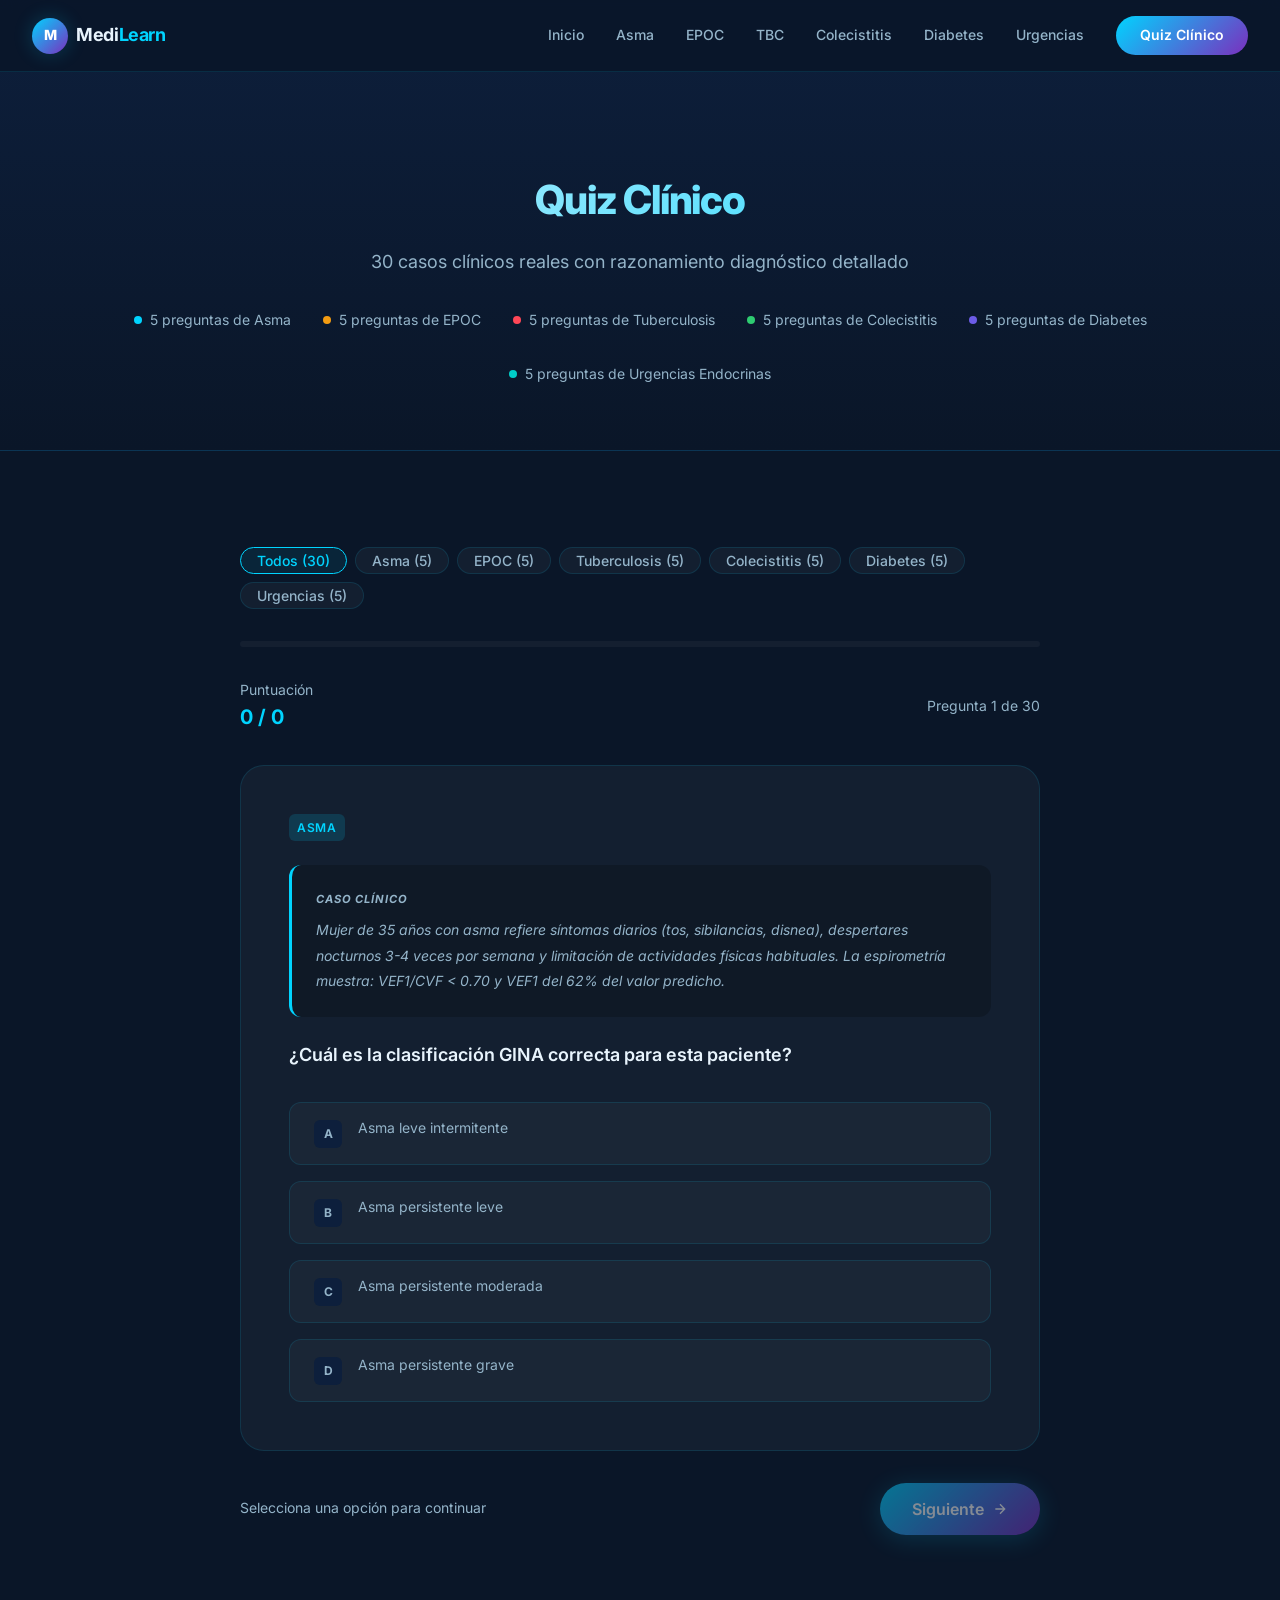
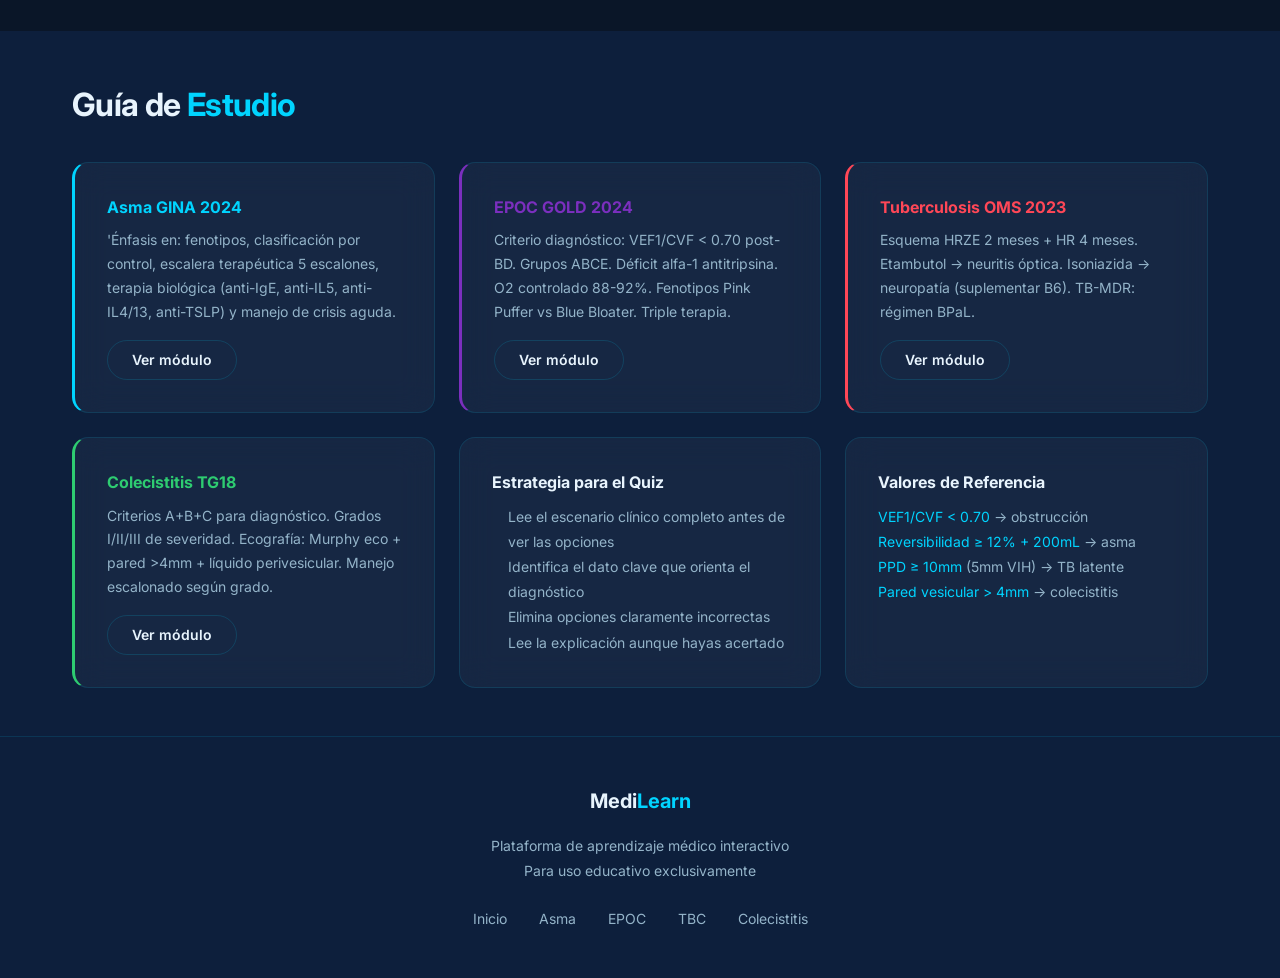
<file: quiz.html>
<!DOCTYPE html>
<html lang="es">
<head>
  <meta charset="UTF-8" />
  <meta name="viewport" content="width=device-width, initial-scale=1.0" />
  <meta name="description" content="Quiz Clínico — 20 casos clínicos de Asma, EPOC, Tuberculosis y Colecistitis. Feedback inmediato con explicaciones detalladas. MediLearn." />
  <title>Quiz Clínico — MediLearn</title>
  <link rel="preconnect" href="https://fonts.googleapis.com" />
  <link rel="preconnect" href="https://fonts.gstatic.com" crossorigin />
  <link href="https://fonts.googleapis.com/css2?family=Inter:wght@300;400;500;600;700;800&display=swap" rel="stylesheet" />
  <link rel="stylesheet" href="css/style.css" />
  <link rel="stylesheet" href="css/animations.css" />
  <style>
    .quiz-hero { padding: calc(72px + var(--space-4xl)) var(--space-xl) var(--space-3xl); text-align: center; background: linear-gradient(180deg, var(--bg-secondary) 0%, var(--bg-primary) 100%); border-bottom: 1px solid var(--glass-border); }
    .quiz-hero-title { font-size: var(--font-size-4xl); font-weight: 800; letter-spacing: -0.03em; margin-bottom: var(--space-md); background: linear-gradient(135deg, var(--text-primary), var(--accent)); -webkit-background-clip: text; -webkit-text-fill-color: transparent; background-clip: text; }
    .quiz-hero-subtitle { font-size: var(--font-size-lg); color: var(--text-secondary); margin-bottom: var(--space-xl); }
    .quiz-stats { display: flex; gap: var(--space-xl); justify-content: center; flex-wrap: wrap; }
    .quiz-stat { display: flex; align-items: center; gap: var(--space-sm); font-size: var(--font-size-sm); color: var(--text-secondary); }
    .quiz-stat-dot { width: 8px; height: 8px; border-radius: 50%; }
  </style>
</head>
<body>
  <div id="scroll-progress" role="progressbar" aria-label="Progreso de página"></div>

  <nav class="nav" role="navigation" aria-label="Navegación principal">
    <a href="index.html" class="nav-logo" aria-label="MediLearn — Inicio">
      <div class="nav-logo-icon">M</div>
      <span class="nav-logo-text">Medi<span>Learn</span></span>
    </a>
    <div class="nav-links">
      <a href="index.html" class="nav-link">Inicio</a>
      <a href="asma.html" class="nav-link">Asma</a>
      <a href="epoc.html" class="nav-link">EPOC</a>
      <a href="tbc.html" class="nav-link">TBC</a>
      <a href="colecistitis.html" class="nav-link">Colecistitis</a>
      <a href="diabetes.html" class="nav-link">Diabetes</a>
      <a href="urgencias.html" class="nav-link">Urgencias</a>
      <a href="quiz.html" class="nav-link active nav-cta">Quiz Clínico</a>
    </div>
    <button class="nav-hamburger" aria-label="Menú móvil"><span></span><span></span><span></span></button>
  </nav>

  <div class="nav-mobile">
    <a href="index.html" class="nav-link">Inicio</a>
    <a href="asma.html" class="nav-link">Asma Bronquial</a>
    <a href="epoc.html" class="nav-link">EPOC</a>
    <a href="tbc.html" class="nav-link">Tuberculosis</a>
    <a href="colecistitis.html" class="nav-link">Colecistitis</a>
    <a href="diabetes.html" class="nav-link">Diabetes Mellitus</a>
    <a href="urgencias.html" class="nav-link">Urgencias Endocrinas</a>
    <a href="quiz.html" class="nav-link">Quiz Clínico</a>
  </div>

  <header class="quiz-hero" role="banner">
    <div class="quiz-hero-title">Quiz Clínico</div>
    <p class="quiz-hero-subtitle">30 casos clínicos reales con razonamiento diagnóstico detallado</p>
    <div class="quiz-stats">
      <div class="quiz-stat"><div class="quiz-stat-dot" style="background: var(--accent);"></div>5 preguntas de Asma</div>
      <div class="quiz-stat"><div class="quiz-stat-dot" style="background: #F39C12;"></div>5 preguntas de EPOC</div>
      <div class="quiz-stat"><div class="quiz-stat-dot" style="background: var(--red);"></div>5 preguntas de Tuberculosis</div>
      <div class="quiz-stat"><div class="quiz-stat-dot" style="background: var(--green);"></div>5 preguntas de Colecistitis</div>
      <div class="quiz-stat"><div class="quiz-stat-dot" style="background: #6C5CE7;"></div>5 preguntas de Diabetes</div>
      <div class="quiz-stat"><div class="quiz-stat-dot" style="background: #00CEC9;"></div>5 preguntas de Urgencias Endocrinas</div>
    </div>
  </header>

  <main>
    <section class="section" id="quiz-section" aria-label="Quiz de casos clínicos">
      <div class="container">
        <div class="quiz-container">
          <div class="quiz-filters" role="group" aria-label="Filtrar preguntas por enfermedad">
            <button class="quiz-filter-btn active" data-filter="todos" aria-pressed="true">Todos (30)</button>
            <button class="quiz-filter-btn" data-filter="asma" aria-pressed="false">Asma (5)</button>
            <button class="quiz-filter-btn" data-filter="epoc" aria-pressed="false">EPOC (5)</button>
            <button class="quiz-filter-btn" data-filter="tbc" aria-pressed="false">Tuberculosis (5)</button>
            <button class="quiz-filter-btn" data-filter="colecistitis" aria-pressed="false">Colecistitis (5)</button>
            <button class="quiz-filter-btn" data-filter="diabetes" aria-pressed="false" style="--filter-color: #6C5CE7;">Diabetes (5)</button>
            <button class="quiz-filter-btn" data-filter="urgencias" aria-pressed="false" style="--filter-color: #00CEC9;">Urgencias (5)</button>
          </div>

          <div class="quiz-progress-bar" role="progressbar" aria-valuemin="0" aria-valuemax="100" aria-valuenow="0" aria-label="Progreso del quiz">
            <div class="quiz-progress-fill" id="quiz-progress-fill" style="width: 0%;"></div>
          </div>

          <div class="quiz-header">
            <div>
              <p style="font-size: var(--font-size-sm); color: var(--text-secondary);">Puntuación</p>
              <div class="quiz-score" id="quiz-score-display" aria-live="polite" aria-atomic="true">0 / 0</div>
            </div>
            <div id="quiz-counter" class="quiz-counter" aria-live="polite">Pregunta 1 de 30</div>
          </div>

          <div id="quiz-question-container" aria-live="polite"></div>
          <div id="quiz-results" style="display: none;" aria-live="polite"></div>

          <div class="quiz-nav" id="quiz-nav">
            <div style="font-size: var(--font-size-sm); color: var(--text-secondary);">Selecciona una opción para continuar</div>
            <button class="btn btn-primary" id="quiz-next-btn" onclick="nextQuestion()" disabled aria-label="Siguiente pregunta" style="opacity: 0.5;">
              Siguiente
              <svg width="16" height="16" viewBox="0 0 24 24" fill="none" stroke="currentColor" stroke-width="2" aria-hidden="true"><path d="M5 12h14M12 5l7 7-7 7"/></svg>
            </button>
          </div>
        </div>
      </div>
    </section>

    <section class="section" style="background: var(--bg-secondary); padding: var(--space-2xl) 0;" aria-labelledby="tips-title">
      <div class="container">
        <h2 class="section-title" id="tips-title" style="margin-bottom: var(--space-xl);">Guía de <span class="accent-text">Estudio</span></h2>
        <div class="grid-3">
          <article class="card card-accent animated">
            <h3 style="font-size: var(--font-size-base); font-weight: 700; color: var(--accent); margin-bottom: var(--space-sm);">Asma GINA 2024</h3>
            <p style="font-size: var(--font-size-sm); color: var(--text-secondary); line-height: 1.7;">'Énfasis en: fenotipos, clasificación por control, escalera terapéutica 5 escalones, terapia biológica (anti-IgE, anti-IL5, anti-IL4/13, anti-TSLP) y manejo de crisis aguda.</p>
            <a href="asma.html" class="btn btn-sm btn-secondary mt-md">Ver módulo</a>
          </article>
          <article class="card card-accent-purple animated" style="transition-delay: 100ms;">
            <h3 style="font-size: var(--font-size-base); font-weight: 700; color: var(--accent2); margin-bottom: var(--space-sm);">EPOC GOLD 2024</h3>
            <p style="font-size: var(--font-size-sm); color: var(--text-secondary); line-height: 1.7;">Criterio diagnóstico: VEF1/CVF &lt; 0.70 post-BD. Grupos ABCE. Déficit alfa-1 antitripsina. O2 controlado 88-92%. Fenotipos Pink Puffer vs Blue Bloater. Triple terapia.</p>
            <a href="epoc.html" class="btn btn-sm btn-secondary mt-md">Ver módulo</a>
          </article>
          <article class="card card-accent-red animated" style="transition-delay: 200ms;">
            <h3 style="font-size: var(--font-size-base); font-weight: 700; color: var(--red); margin-bottom: var(--space-sm);">Tuberculosis OMS 2023</h3>
            <p style="font-size: var(--font-size-sm); color: var(--text-secondary); line-height: 1.7;">Esquema HRZE 2 meses + HR 4 meses. Etambutol → neuritis óptica. Isoniazida → neuropatía (suplementar B6). TB-MDR: régimen BPaL.</p>
            <a href="tbc.html" class="btn btn-sm btn-secondary mt-md">Ver módulo</a>
          </article>
          <article class="card card-accent-green animated" style="transition-delay: 300ms;">
            <h3 style="font-size: var(--font-size-base); font-weight: 700; color: var(--green); margin-bottom: var(--space-sm);">Colecistitis TG18</h3>
            <p style="font-size: var(--font-size-sm); color: var(--text-secondary); line-height: 1.7;">Criterios A+B+C para diagnóstico. Grados I/II/III de severidad. Ecografía: Murphy eco + pared &gt;4mm + líquido perivesicular. Manejo escalonado según grado.</p>
            <a href="colecistitis.html" class="btn btn-sm btn-secondary mt-md">Ver módulo</a>
          </article>
          <article class="card animated" style="transition-delay: 150ms;">
            <h3 style="font-size: var(--font-size-base); font-weight: 700; color: var(--text-primary); margin-bottom: var(--space-sm);">Estrategia para el Quiz</h3>
            <ul style="font-size: var(--font-size-sm); color: var(--text-secondary); line-height: 1.8; padding-left: var(--space-md);">
              <li>Lee el escenario clínico completo antes de ver las opciones</li>
              <li>Identifica el dato clave que orienta el diagnóstico</li>
              <li>Elimina opciones claramente incorrectas</li>
              <li>Lee la explicación aunque hayas acertado</li>
            </ul>
          </article>
          <article class="card animated" style="transition-delay: 200ms;">
            <h3 style="font-size: var(--font-size-base); font-weight: 700; color: var(--text-primary); margin-bottom: var(--space-sm);">Valores de Referencia</h3>
            <ul style="font-size: var(--font-size-sm); color: var(--text-secondary); line-height: 1.8;">
              <li><span style="color: var(--accent);">VEF1/CVF &lt; 0.70</span> → obstrucción</li>
              <li><span style="color: var(--accent);">Reversibilidad ≥ 12% + 200mL</span> → asma</li>
              <li><span style="color: var(--accent);">PPD ≥ 10mm</span> (5mm VIH) → TB latente</li>
              <li><span style="color: var(--accent);">Pared vesicular &gt; 4mm</span> → colecistitis</li>
            </ul>
          </article>
        </div>
      </div>
    </section>
  </main>

  <footer class="footer" role="contentinfo">
    <div class="container">
      <div class="footer-logo">Medi<span>Learn</span></div>
      <p class="footer-text">Plataforma de aprendizaje médico interactivo<br>Para uso educativo exclusivamente</p>
      <nav class="footer-links">
        <a href="index.html" class="footer-link">Inicio</a>
        <a href="asma.html" class="footer-link">Asma</a>
        <a href="epoc.html" class="footer-link">EPOC</a>
        <a href="tbc.html" class="footer-link">TBC</a>
        <a href="colecistitis.html" class="footer-link">Colecistitis</a>
      </nav>
    </div>
  </footer>

  <script src="https://cdnjs.cloudflare.com/ajax/libs/gsap/3.12.2/gsap.min.js"></script>
  <script src="js/quiz.js"></script>
  <script src="js/main.js"></script>
  <script>
    document.querySelectorAll('.quiz-filter-btn').forEach(btn => {
      btn.addEventListener('click', function() {
        document.querySelectorAll('.quiz-filter-btn').forEach(b => b.setAttribute('aria-pressed', 'false'));
        this.setAttribute('aria-pressed', 'true');
      });
    });
  </script>
</body>
</html>
</file>
<file: css/style.css>
/* ============================================
   MediLearn — Main Stylesheet
   ============================================ */

@import url('https://fonts.googleapis.com/css2?family=Inter:wght@300;400;500;600;700;800&display=swap');

:root {
  --bg-primary: #0A1628;
  --bg-secondary: #0D1F3C;
  --bg-card: rgba(255, 255, 255, 0.04);
  --accent: #00D4FF;
  --accent2: #7B2FBE;
  --accent-glow: rgba(0, 212, 255, 0.3);
  --red: #FF4757;
  --green: #2ECC71;
  --text-primary: #E8F4FD;
  --text-secondary: #94B4C9;
  --border: rgba(0, 212, 255, 0.15);
  --border-hover: rgba(0, 212, 255, 0.4);
  --glass-bg: rgba(13, 31, 60, 0.7);
  --glass-border: rgba(0, 212, 255, 0.12);
  --glass-blur: blur(16px);
  --font: 'Inter', sans-serif;
  --font-size-xs: 0.75rem;
  --font-size-sm: 0.875rem;
  --font-size-base: 1rem;
  --font-size-lg: 1.125rem;
  --font-size-xl: 1.25rem;
  --font-size-2xl: 1.5rem;
  --font-size-3xl: 2rem;
  --font-size-4xl: 2.5rem;
  --font-size-5xl: 3.5rem;
  --space-xs: 0.25rem;
  --space-sm: 0.5rem;
  --space-md: 1rem;
  --space-lg: 1.5rem;
  --space-xl: 2rem;
  --space-2xl: 3rem;
  --space-3xl: 4rem;
  --space-4xl: 6rem;
  --radius-sm: 6px;
  --radius-md: 12px;
  --radius-lg: 16px;
  --radius-xl: 24px;
  --radius-full: 9999px;
  --shadow-sm: 0 2px 8px rgba(0,0,0,0.3);
  --shadow-md: 0 4px 20px rgba(0,0,0,0.4);
  --shadow-lg: 0 8px 40px rgba(0,0,0,0.5);
  --shadow-cyan: 0 0 20px rgba(0,212,255,0.2);
  --shadow-cyan-strong: 0 0 40px rgba(0,212,255,0.4);
  --transition-fast: 150ms ease;
  --transition-base: 300ms ease;
  --transition-slow: 500ms ease;
  --z-base: 1;
  --z-card: 10;
  --z-nav: 100;
  --z-modal: 1000;
}

*, *::before, *::after { box-sizing: border-box; margin: 0; padding: 0; }

html { scroll-behavior: smooth; font-size: 16px; }

body {
  font-family: var(--font);
  background-color: var(--bg-primary);
  color: var(--text-primary);
  line-height: 1.6;
  overflow-x: hidden;
  -webkit-font-smoothing: antialiased;
  -moz-osx-font-smoothing: grayscale;
}

a { color: var(--accent); text-decoration: none; transition: color var(--transition-fast); }
a:hover { color: #fff; }
img { max-width: 100%; height: auto; display: block; }
ul, ol { list-style: none; }
button { cursor: pointer; border: none; background: none; font-family: var(--font); }

::-webkit-scrollbar { width: 6px; }
::-webkit-scrollbar-track { background: var(--bg-primary); }
::-webkit-scrollbar-thumb { background: var(--accent2); border-radius: var(--radius-full); }
::-webkit-scrollbar-thumb:hover { background: var(--accent); }

#scroll-progress {
  position: fixed; top: 0; left: 0; width: 0%; height: 3px;
  background: linear-gradient(90deg, var(--accent), var(--accent2));
  z-index: calc(var(--z-nav) + 1); transition: width 100ms linear;
}

.nav {
  position: fixed; top: 0; left: 0; right: 0; z-index: var(--z-nav);
  padding: 0 var(--space-xl); height: 72px;
  display: flex; align-items: center; justify-content: space-between;
  background: rgba(10,22,40,0.85);
  backdrop-filter: var(--glass-blur); -webkit-backdrop-filter: var(--glass-blur);
  border-bottom: 1px solid var(--glass-border); transition: background var(--transition-base);
}
.nav.scrolled { background: rgba(10,22,40,0.95); box-shadow: var(--shadow-md); }

.nav-logo { display: flex; align-items: center; gap: var(--space-sm); text-decoration: none; }
.nav-logo-icon {
  width: 36px; height: 36px; border-radius: var(--radius-full);
  background: linear-gradient(135deg, var(--accent), var(--accent2));
  display: flex; align-items: center; justify-content: center;
  font-size: var(--font-size-sm); font-weight: 800; color: #fff; flex-shrink: 0;
  box-shadow: var(--shadow-cyan);
}
.nav-logo-text { font-size: var(--font-size-lg); font-weight: 700; color: var(--text-primary); letter-spacing: -0.02em; }
.nav-logo-text span { color: var(--accent); }
.nav-links { display: flex; align-items: center; gap: var(--space-xl); }
.nav-link {
  font-size: var(--font-size-sm); font-weight: 500; color: var(--text-secondary);
  text-decoration: none; padding: var(--space-xs) 0; position: relative;
  transition: color var(--transition-fast);
}
.nav-link::after {
  content: ''; position: absolute; bottom: -2px; left: 0;
  width: 0; height: 2px; background: var(--accent); transition: width var(--transition-base);
}
.nav-link:hover, .nav-link.active { color: var(--text-primary); }
.nav-link:hover::after, .nav-link.active::after { width: 100%; }
.nav-cta {
  background: linear-gradient(135deg, var(--accent), var(--accent2));
  color: #fff !important; padding: var(--space-sm) var(--space-lg) !important;
  border-radius: var(--radius-full); font-weight: 600; font-size: var(--font-size-sm) !important;
  transition: transform var(--transition-fast), box-shadow var(--transition-fast) !important;
}
.nav-cta:hover { transform: translateY(-1px); box-shadow: var(--shadow-cyan); }
.nav-cta::after { display: none !important; }

.nav-hamburger { display: none; flex-direction: column; gap: 5px; cursor: pointer; padding: var(--space-xs); background: none; border: none; }
.nav-hamburger span { display: block; width: 24px; height: 2px; background: var(--text-primary); border-radius: var(--radius-full); transition: transform var(--transition-base), opacity var(--transition-fast); }
.nav-hamburger.open span:nth-child(1) { transform: translateY(7px) rotate(45deg); }
.nav-hamburger.open span:nth-child(2) { opacity: 0; }
.nav-hamburger.open span:nth-child(3) { transform: translateY(-7px) rotate(-45deg); }

.nav-mobile {
  display: none; position: fixed; top: 72px; left: 0; right: 0;
  background: rgba(10,22,40,0.98); backdrop-filter: var(--glass-blur); -webkit-backdrop-filter: var(--glass-blur);
  border-bottom: 1px solid var(--glass-border); padding: var(--space-lg) var(--space-xl);
  z-index: calc(var(--z-nav) - 1); flex-direction: column; gap: var(--space-md);
}
.nav-mobile.open { display: flex; }
.nav-mobile .nav-link { font-size: var(--font-size-base); padding: var(--space-sm) 0; border-bottom: 1px solid var(--glass-border); }

.hero {
  position: relative; min-height: 100vh;
  display: flex; align-items: center; justify-content: center; overflow: hidden;
}
.hero-canvas { position: absolute; inset: 0; width: 100%; height: 100%; z-index: 1; }
.hero-overlay {
  position: absolute; inset: 0;
  background: radial-gradient(ellipse at center, transparent 30%, rgba(10,22,40,0.6) 100%); z-index: 2;
}
.hero-content { position: relative; z-index: 3; text-align: center; padding: var(--space-xl); max-width: 900px; }
.hero-badge {
  display: inline-flex; align-items: center; gap: var(--space-sm);
  background: rgba(0,212,255,0.1); border: 1px solid var(--border);
  border-radius: var(--radius-full); padding: var(--space-xs) var(--space-md);
  font-size: var(--font-size-xs); font-weight: 600; color: var(--accent);
  text-transform: uppercase; letter-spacing: 0.1em; margin-bottom: var(--space-xl);
}
.hero-badge-dot { width: 6px; height: 6px; border-radius: var(--radius-full); background: var(--accent); animation: pulse 2s infinite; }
.hero-title {
  font-size: var(--font-size-5xl); font-weight: 800; line-height: 1.1;
  letter-spacing: -0.03em; margin-bottom: var(--space-lg);
  background: linear-gradient(135deg, var(--text-primary) 0%, var(--accent) 50%, var(--accent2) 100%);
  -webkit-background-clip: text; -webkit-text-fill-color: transparent; background-clip: text;
}
.hero-subtitle { font-size: var(--font-size-xl); color: var(--text-secondary); margin-bottom: var(--space-2xl); font-weight: 400; letter-spacing: 0.02em; }
.hero-cta-group { display: flex; align-items: center; justify-content: center; gap: var(--space-md); flex-wrap: wrap; }

.btn {
  display: inline-flex; align-items: center; gap: var(--space-sm);
  padding: var(--space-md) var(--space-xl); border-radius: var(--radius-full);
  font-size: var(--font-size-base); font-weight: 600; text-decoration: none;
  transition: transform var(--transition-fast), box-shadow var(--transition-fast), background var(--transition-fast);
  cursor: pointer; border: none; font-family: var(--font);
}
.btn-primary { background: linear-gradient(135deg, var(--accent), var(--accent2)); color: #fff; box-shadow: 0 4px 24px rgba(0,212,255,0.3); }
.btn-primary:hover { transform: translateY(-2px); box-shadow: 0 8px 32px rgba(0,212,255,0.5); color: #fff; }
.btn-secondary { background: transparent; color: var(--text-primary); border: 1px solid var(--border); }
.btn-secondary:hover { border-color: var(--accent); background: rgba(0,212,255,0.05); transform: translateY(-2px); color: var(--text-primary); }
.btn-sm { padding: var(--space-sm) var(--space-lg); font-size: var(--font-size-sm); }

.container { max-width: 1200px; margin: 0 auto; padding: 0 var(--space-xl); }
.section { padding: var(--space-4xl) 0; }
.section-title { font-size: var(--font-size-3xl); font-weight: 700; margin-bottom: var(--space-md); letter-spacing: -0.02em; }
.section-subtitle { font-size: var(--font-size-lg); color: var(--text-secondary); margin-bottom: var(--space-2xl); }
.section-header { margin-bottom: var(--space-2xl); }
.accent-text { color: var(--accent); }

.stats-bar { background: var(--bg-secondary); border-top: 1px solid var(--glass-border); border-bottom: 1px solid var(--glass-border); padding: var(--space-lg) 0; }
.stats-grid { display: grid; grid-template-columns: repeat(4, 1fr); gap: var(--space-xl); text-align: center; }
.stat-item { display: flex; flex-direction: column; align-items: center; gap: var(--space-xs); }
.stat-value { font-size: var(--font-size-2xl); font-weight: 800; color: var(--accent); }
.stat-label { font-size: var(--font-size-sm); color: var(--text-secondary); }

.card {
  background: var(--bg-card); border: 1px solid var(--glass-border); border-radius: var(--radius-lg);
  padding: var(--space-xl); backdrop-filter: var(--glass-blur); -webkit-backdrop-filter: var(--glass-blur);
  transition: transform var(--transition-base), border-color var(--transition-base), box-shadow var(--transition-base);
}
.card:hover { transform: translateY(-4px); border-color: var(--border-hover); box-shadow: var(--shadow-cyan); }
.card-accent { border-left: 3px solid var(--accent); }
.card-accent-purple { border-left: 3px solid var(--accent2); }
.card-accent-red { border-left: 3px solid var(--red); }
.card-accent-green { border-left: 3px solid var(--green); }

.disease-cards { display: grid; grid-template-columns: repeat(2, 1fr); gap: var(--space-xl); }
.disease-card {
  background: var(--bg-card); border: 1px solid var(--glass-border); border-radius: var(--radius-xl);
  padding: var(--space-2xl); position: relative; overflow: hidden; cursor: pointer;
  transition: transform var(--transition-base), box-shadow var(--transition-base), border-color var(--transition-base);
  text-decoration: none; display: block; transform-style: preserve-3d;
}
.disease-card::before {
  content: ''; position: absolute; top: 0; left: 0; right: 0; height: 2px;
  background: linear-gradient(90deg, var(--accent), var(--accent2)); opacity: 0; transition: opacity var(--transition-base);
}
.disease-card:hover { transform: translateY(-6px) rotateX(2deg) rotateY(1deg); box-shadow: 0 20px 60px rgba(0,0,0,0.5), var(--shadow-cyan); border-color: var(--border-hover); }
.disease-card:hover::before { opacity: 1; }
.disease-card-icon { width: 64px; height: 64px; margin-bottom: var(--space-lg); }
.disease-card-title { font-size: var(--font-size-xl); font-weight: 700; margin-bottom: var(--space-sm); color: var(--text-primary); }
.disease-card-desc { font-size: var(--font-size-sm); color: var(--text-secondary); line-height: 1.7; margin-bottom: var(--space-lg); }
.disease-card-badge {
  display: inline-flex; align-items: center; gap: var(--space-xs);
  background: rgba(0,212,255,0.08); border: 1px solid var(--border); border-radius: var(--radius-sm);
  padding: var(--space-xs) var(--space-sm); font-size: var(--font-size-xs); color: var(--accent); font-weight: 500; margin-bottom: var(--space-lg);
}
.disease-card-link { display: inline-flex; align-items: center; gap: var(--space-sm); font-size: var(--font-size-sm); font-weight: 600; color: var(--accent); transition: gap var(--transition-fast); }
.disease-card:hover .disease-card-link { gap: var(--space-md); }

.tabs-container { background: var(--bg-secondary); border-radius: var(--radius-xl); overflow: hidden; border: 1px solid var(--glass-border); }
.tabs-header { display: flex; background: rgba(13,31,60,0.8); border-bottom: 1px solid var(--glass-border); overflow-x: auto; scrollbar-width: none; position: relative; }
.tabs-header::-webkit-scrollbar { display: none; }
.tab-btn {
  position: relative; padding: var(--space-lg) var(--space-xl);
  font-size: var(--font-size-sm); font-weight: 500; color: var(--text-secondary);
  white-space: nowrap; transition: color var(--transition-fast); cursor: pointer;
  background: none; border: none; font-family: var(--font); flex-shrink: 0;
}
.tab-btn::after { content: ''; position: absolute; bottom: 0; left: 0; right: 0; height: 2px; background: var(--accent); transform: scaleX(0); transition: transform var(--transition-base); }
.tab-btn:hover { color: var(--text-primary); }
.tab-btn.active { color: var(--accent); }
.tab-btn.active::after { transform: scaleX(1); }
.tab-panel { display: none; padding: var(--space-2xl); animation: fadeIn 300ms ease; }
.tab-panel.active { display: block; }

.stepper { position: relative; padding-left: var(--space-2xl); }
.stepper::before { content: ''; position: absolute; left: 12px; top: 20px; bottom: 20px; width: 2px; background: linear-gradient(180deg, var(--accent), var(--accent2)); opacity: 0.4; }
.stepper-item {
  position: relative; margin-bottom: var(--space-xl); padding: var(--space-xl);
  background: var(--bg-card); border: 1px solid var(--glass-border); border-radius: var(--radius-lg);
  transition: border-color var(--transition-base), transform var(--transition-base);
}
.stepper-item:hover { border-color: var(--border-hover); transform: translateX(4px); }
.stepper-item::before {
  content: attr(data-step); position: absolute; left: calc(-1 * var(--space-2xl) - 2px);
  top: 50%; transform: translateY(-50%); width: 28px; height: 28px;
  border-radius: var(--radius-full); background: linear-gradient(135deg, var(--accent), var(--accent2));
  display: flex; align-items: center; justify-content: center;
  font-size: var(--font-size-xs); font-weight: 700; color: #fff; z-index: 1;
  box-shadow: 0 0 12px rgba(0,212,255,0.4);
}
.stepper-title { font-size: var(--font-size-base); font-weight: 700; color: var(--accent); margin-bottom: var(--space-sm); }
.stepper-content { font-size: var(--font-size-sm); color: var(--text-secondary); line-height: 1.7; }

.timeline { position: relative; display: flex; gap: 0; overflow-x: auto; padding: var(--space-xl) 0; scrollbar-width: none; }
.timeline::-webkit-scrollbar { display: none; }
.timeline::before { content: ''; position: absolute; top: 50%; left: 0; right: 0; height: 2px; background: linear-gradient(90deg, var(--accent), var(--accent2)); opacity: 0.3; z-index: 0; }
.timeline-item { position: relative; flex: 0 0 180px; text-align: center; padding: 0 var(--space-md); z-index: 1; }
.timeline-dot { width: 16px; height: 16px; border-radius: var(--radius-full); background: var(--accent); margin: 0 auto var(--space-md); border: 3px solid var(--bg-primary); box-shadow: 0 0 12px rgba(0,212,255,0.5); position: relative; top: calc(50% - 120px); }
.timeline-dot.danger { background: var(--red); box-shadow: 0 0 12px rgba(255,71,87,0.5); }
.timeline-dot.warning { background: #F39C12; box-shadow: 0 0 12px rgba(243,156,18,0.5); }
.timeline-content { padding: var(--space-md); background: var(--bg-card); border: 1px solid var(--glass-border); border-radius: var(--radius-md); margin-top: var(--space-sm); }
.timeline-title { font-size: var(--font-size-xs); font-weight: 700; color: var(--accent); margin-bottom: var(--space-xs); text-transform: uppercase; letter-spacing: 0.05em; }
.timeline-desc { font-size: var(--font-size-xs); color: var(--text-secondary); line-height: 1.5; }

.info-grid { display: grid; grid-template-columns: repeat(auto-fit, minmax(280px, 1fr)); gap: var(--space-lg); }
.info-card { padding: var(--space-xl); background: var(--bg-card); border: 1px solid var(--glass-border); border-radius: var(--radius-lg); border-left: 3px solid var(--accent); }
.info-card-title { font-size: var(--font-size-base); font-weight: 700; color: var(--text-primary); margin-bottom: var(--space-sm); }
.info-card p { font-size: var(--font-size-sm); color: var(--text-secondary); line-height: 1.7; }

.data-table { width: 100%; border-collapse: collapse; font-size: var(--font-size-sm); }
.data-table th { background: rgba(0,212,255,0.08); color: var(--accent); font-weight: 600; padding: var(--space-md) var(--space-lg); text-align: left; border-bottom: 1px solid var(--glass-border); font-size: var(--font-size-xs); text-transform: uppercase; letter-spacing: 0.05em; }
.data-table td { padding: var(--space-md) var(--space-lg); color: var(--text-secondary); border-bottom: 1px solid rgba(255,255,255,0.03); vertical-align: top; }
.data-table tr:hover td { background: rgba(0,212,255,0.03); color: var(--text-primary); }
.table-wrapper { overflow-x: auto; border-radius: var(--radius-lg); border: 1px solid var(--glass-border); }

.drug-cards { display: grid; grid-template-columns: repeat(auto-fit, minmax(260px, 1fr)); gap: var(--space-lg); }
.drug-card { background: var(--bg-card); border: 1px solid var(--glass-border); border-radius: var(--radius-xl); padding: var(--space-xl); text-align: center; cursor: pointer; transition: transform var(--transition-base), box-shadow var(--transition-base), border-color var(--transition-base); perspective: 1000px; }
.drug-card:hover { transform: rotateY(5deg) rotateX(-3deg) translateZ(10px); box-shadow: var(--shadow-cyan-strong); border-color: var(--accent); }
.drug-icon { width: 80px; height: 80px; margin: 0 auto var(--space-md); border-radius: var(--radius-full); background: linear-gradient(135deg, rgba(0,212,255,0.15), rgba(123,47,190,0.15)); border: 2px solid var(--border); display: flex; align-items: center; justify-content: center; font-size: var(--font-size-2xl); animation: float 3s ease-in-out infinite; }
.drug-name { font-size: var(--font-size-lg); font-weight: 700; color: var(--text-primary); margin-bottom: var(--space-xs); }
.drug-class { font-size: var(--font-size-xs); color: var(--accent); font-weight: 600; text-transform: uppercase; letter-spacing: 0.08em; margin-bottom: var(--space-md); }
.drug-detail { font-size: var(--font-size-xs); color: var(--text-secondary); line-height: 1.6; text-align: left; margin-top: var(--space-md); padding-top: var(--space-md); border-top: 1px solid var(--glass-border); }
.drug-detail-row { display: flex; gap: var(--space-sm); margin-bottom: var(--space-xs); }
.drug-detail-label { font-weight: 600; color: var(--text-primary); flex-shrink: 0; min-width: 80px; }

.diagnosis-grid { display: grid; grid-template-columns: repeat(2, 1fr); gap: var(--space-lg); }
.diagnosis-card { background: var(--bg-card); border: 1px solid var(--glass-border); border-radius: var(--radius-lg); overflow: hidden; }
.diagnosis-image { background: #050d1a; height: 200px; display: flex; align-items: center; justify-content: center; position: relative; overflow: hidden; }
.diagnosis-placeholder { width: 100%; height: 100%; display: flex; flex-direction: column; align-items: center; justify-content: center; gap: var(--space-sm); padding: var(--space-lg); }
.diagnosis-placeholder-label { font-size: var(--font-size-xs); color: rgba(148,180,201,0.6); text-align: center; font-family: 'Courier New', monospace; line-height: 1.8; }
.xray-effect { background: #030810; position: relative; }
.xray-effect::before { content: ''; position: absolute; inset: 0; background: radial-gradient(ellipse 60% 80% at 50% 50%, rgba(148,180,201,0.08) 0%, transparent 70%); }
.diagnosis-info { padding: var(--space-md) var(--space-lg); }
.diagnosis-title { font-size: var(--font-size-sm); font-weight: 600; color: var(--text-primary); margin-bottom: var(--space-xs); }
.diagnosis-desc { font-size: var(--font-size-xs); color: var(--text-secondary); line-height: 1.6; }

.features-grid { display: grid; grid-template-columns: repeat(3, 1fr); gap: var(--space-xl); }
.feature-card { padding: var(--space-2xl); text-align: center; }
.feature-icon { width: 64px; height: 64px; border-radius: var(--radius-lg); background: linear-gradient(135deg, rgba(0,212,255,0.15), rgba(123,47,190,0.15)); border: 1px solid var(--border); margin: 0 auto var(--space-lg); display: flex; align-items: center; justify-content: center; font-size: var(--font-size-2xl); }
.feature-title { font-size: var(--font-size-lg); font-weight: 700; margin-bottom: var(--space-sm); }
.feature-desc { font-size: var(--font-size-sm); color: var(--text-secondary); line-height: 1.7; }

.quiz-container { max-width: 800px; margin: 0 auto; }
.quiz-header { display: flex; align-items: center; justify-content: space-between; margin-bottom: var(--space-xl); flex-wrap: wrap; gap: var(--space-md); }
.quiz-score { font-size: var(--font-size-xl); font-weight: 700; color: var(--accent); }
.quiz-progress-bar { height: 6px; background: var(--bg-card); border-radius: var(--radius-full); overflow: hidden; margin-bottom: var(--space-xl); }
.quiz-progress-fill { height: 100%; background: linear-gradient(90deg, var(--accent), var(--accent2)); border-radius: var(--radius-full); transition: width var(--transition-slow); }
.quiz-filters { display: flex; gap: var(--space-sm); flex-wrap: wrap; margin-bottom: var(--space-xl); }
.quiz-filter-btn { padding: var(--space-xs) var(--space-md); border-radius: var(--radius-full); font-size: var(--font-size-sm); font-weight: 500; color: var(--text-secondary); border: 1px solid var(--glass-border); background: var(--bg-card); cursor: pointer; transition: all var(--transition-fast); font-family: var(--font); }
.quiz-filter-btn:hover, .quiz-filter-btn.active { color: var(--accent); border-color: var(--accent); background: rgba(0,212,255,0.08); }
.quiz-question-card { background: var(--bg-card); border: 1px solid var(--glass-border); border-radius: var(--radius-xl); padding: var(--space-2xl); margin-bottom: var(--space-xl); animation: fadeSlideUp 400ms ease; }
.quiz-disease-tag { display: inline-block; padding: var(--space-xs) var(--space-sm); border-radius: var(--radius-sm); font-size: var(--font-size-xs); font-weight: 600; text-transform: uppercase; letter-spacing: 0.06em; margin-bottom: var(--space-lg); }
.tag-asma { background: rgba(0,212,255,0.15); color: var(--accent); }
.tag-epoc { background: rgba(243,156,18,0.15); color: #F39C12; }
.tag-tbc { background: rgba(255,71,87,0.15); color: var(--red); }
.tag-colecistitis { background: rgba(46,204,113,0.15); color: var(--green); }
.quiz-scenario { font-size: var(--font-size-sm); color: var(--text-secondary); line-height: 1.8; margin-bottom: var(--space-lg); padding: var(--space-lg); background: rgba(0,0,0,0.2); border-radius: var(--radius-md); border-left: 3px solid var(--accent); font-style: italic; }
.quiz-question { font-size: var(--font-size-lg); font-weight: 600; color: var(--text-primary); margin-bottom: var(--space-xl); }
.quiz-options { display: flex; flex-direction: column; gap: var(--space-md); }
.quiz-option { display: flex; align-items: flex-start; gap: var(--space-md); padding: var(--space-md) var(--space-lg); background: rgba(255,255,255,0.03); border: 1px solid var(--glass-border); border-radius: var(--radius-md); cursor: pointer; transition: all var(--transition-fast); text-align: left; font-family: var(--font); font-size: var(--font-size-sm); color: var(--text-secondary); width: 100%; }
.quiz-option:hover:not(:disabled) { border-color: var(--accent); color: var(--text-primary); background: rgba(0,212,255,0.05); }
.quiz-option.correct { border-color: var(--green); background: rgba(46,204,113,0.1); color: var(--green); }
.quiz-option.incorrect { border-color: var(--red); background: rgba(255,71,87,0.1); color: var(--red); animation: shake 400ms ease; }
.quiz-option:disabled { cursor: not-allowed; }
.quiz-option-letter { width: 28px; height: 28px; border-radius: var(--radius-sm); background: var(--bg-secondary); display: flex; align-items: center; justify-content: center; font-weight: 700; font-size: var(--font-size-xs); flex-shrink: 0; margin-top: 1px; }
.quiz-explanation { margin-top: var(--space-xl); padding: var(--space-lg); background: rgba(46,204,113,0.06); border: 1px solid rgba(46,204,113,0.2); border-radius: var(--radius-md); animation: fadeSlideUp 400ms ease; display: none; }
.quiz-explanation.visible { display: block; }
.quiz-explanation-title { font-size: var(--font-size-sm); font-weight: 700; color: var(--green); margin-bottom: var(--space-sm); }
.quiz-explanation-text { font-size: var(--font-size-sm); color: var(--text-secondary); line-height: 1.7; }
.quiz-explanation-ref { font-size: var(--font-size-xs); color: rgba(148,180,201,0.6); margin-top: var(--space-sm); }
.quiz-nav { display: flex; align-items: center; justify-content: space-between; }
.quiz-counter { font-size: var(--font-size-sm); color: var(--text-secondary); }
.quiz-results { text-align: center; padding: var(--space-3xl) var(--space-xl); animation: fadeSlideUp 500ms ease; }
.quiz-result-score { font-size: 5rem; font-weight: 800; background: linear-gradient(135deg, var(--accent), var(--accent2)); -webkit-background-clip: text; -webkit-text-fill-color: transparent; background-clip: text; margin-bottom: var(--space-sm); }
.quiz-result-label { font-size: var(--font-size-xl); color: var(--text-secondary); margin-bottom: var(--space-2xl); }
.quiz-result-breakdown { display: grid; grid-template-columns: repeat(auto-fit, minmax(150px, 1fr)); gap: var(--space-md); margin-bottom: var(--space-2xl); text-align: left; }
.quiz-result-disease { padding: var(--space-md); background: var(--bg-card); border: 1px solid var(--glass-border); border-radius: var(--radius-md); }
.quiz-result-disease-name { font-size: var(--font-size-xs); color: var(--text-secondary); text-transform: uppercase; letter-spacing: 0.05em; margin-bottom: var(--space-xs); }
.quiz-result-disease-score { font-size: var(--font-size-xl); font-weight: 700; color: var(--accent); }

.references { margin-top: var(--space-3xl); padding: var(--space-2xl); background: rgba(0,0,0,0.2); border: 1px solid var(--glass-border); border-radius: var(--radius-lg); }
.references-title { font-size: var(--font-size-xs); font-weight: 700; color: var(--text-secondary); margin-bottom: var(--space-lg); text-transform: uppercase; letter-spacing: 0.08em; }
.references-list { display: flex; flex-direction: column; gap: var(--space-md); }
.reference-item { display: flex; gap: var(--space-md); font-size: var(--font-size-xs); color: var(--text-secondary); line-height: 1.7; }
.reference-num { flex-shrink: 0; color: var(--accent); font-weight: 700; width: 24px; }
.reference-link { color: var(--accent); text-decoration: underline; text-underline-offset: 2px; }

.tag { display: inline-flex; align-items: center; gap: var(--space-xs); padding: var(--space-xs) var(--space-sm); border-radius: var(--radius-sm); font-size: var(--font-size-xs); font-weight: 600; }
.tag-cyan { background: rgba(0,212,255,0.1); color: var(--accent); border: 1px solid rgba(0,212,255,0.2); }
.tag-purple { background: rgba(123,47,190,0.1); color: var(--accent2); border: 1px solid rgba(123,47,190,0.2); }
.tag-red { background: rgba(255,71,87,0.1); color: var(--red); border: 1px solid rgba(255,71,87,0.2); }
.tag-green { background: rgba(46,204,113,0.1); color: var(--green); border: 1px solid rgba(46,204,113,0.2); }

[data-tooltip] { position: relative; cursor: help; border-bottom: 1px dashed var(--accent); }
[data-tooltip]::before { content: attr(data-tooltip); position: absolute; bottom: calc(100% + 8px); left: 50%; transform: translateX(-50%); background: var(--bg-secondary); border: 1px solid var(--glass-border); color: var(--text-primary); font-size: var(--font-size-xs); padding: var(--space-sm) var(--space-md); border-radius: var(--radius-sm); white-space: normal; max-width: 280px; z-index: var(--z-modal); opacity: 0; pointer-events: none; transition: opacity var(--transition-fast); font-style: normal; line-height: 1.5; backdrop-filter: var(--glass-blur); box-shadow: var(--shadow-md); }
[data-tooltip]:hover::before { opacity: 1; }

.footer { background: var(--bg-secondary); border-top: 1px solid var(--glass-border); padding: var(--space-2xl) 0; text-align: center; }
.footer-logo { font-size: var(--font-size-xl); font-weight: 700; color: var(--text-primary); margin-bottom: var(--space-md); }
.footer-logo span { color: var(--accent); }
.footer-text { font-size: var(--font-size-sm); color: var(--text-secondary); line-height: 1.8; }
.footer-links { display: flex; justify-content: center; gap: var(--space-xl); margin-top: var(--space-lg); flex-wrap: wrap; }
.footer-link { font-size: var(--font-size-sm); color: var(--text-secondary); text-decoration: none; transition: color var(--transition-fast); }
.footer-link:hover { color: var(--accent); }

.text-accent { color: var(--accent); } .text-secondary { color: var(--text-secondary); } .text-danger { color: var(--red); } .text-success { color: var(--green); }
.font-bold { font-weight: 700; } .font-medium { font-weight: 500; }
.mt-sm { margin-top: var(--space-sm); } .mt-md { margin-top: var(--space-md); } .mt-lg { margin-top: var(--space-lg); } .mt-xl { margin-top: var(--space-xl); } .mt-2xl { margin-top: var(--space-2xl); }
.mb-sm { margin-bottom: var(--space-sm); } .mb-md { margin-bottom: var(--space-md); } .mb-lg { margin-bottom: var(--space-lg); } .mb-xl { margin-bottom: var(--space-xl); }
.hidden { display: none !important; } .visible { display: block !important; }
.grid-2 { display: grid; grid-template-columns: repeat(2, 1fr); gap: var(--space-xl); }
.grid-3 { display: grid; grid-template-columns: repeat(3, 1fr); gap: var(--space-lg); }
.flex-center { display: flex; align-items: center; justify-content: center; }
.gap-sm { gap: var(--space-sm); } .gap-md { gap: var(--space-md); }
.divider { height: 1px; background: var(--glass-border); margin: var(--space-xl) 0; }

.cell-card { padding: var(--space-lg); background: var(--bg-card); border: 1px solid var(--glass-border); border-radius: var(--radius-lg); border-top: 2px solid var(--accent); }
.cell-name { font-size: var(--font-size-base); font-weight: 700; color: var(--accent); margin-bottom: var(--space-sm); }
.cell-role { font-size: var(--font-size-xs); color: var(--text-secondary); line-height: 1.7; }
.mediators { display: flex; flex-wrap: wrap; gap: var(--space-sm); margin-top: var(--space-md); }
.patho-flow { display: flex; align-items: center; flex-wrap: wrap; gap: var(--space-sm); margin: var(--space-lg) 0; }
.patho-step { padding: var(--space-sm) var(--space-md); background: rgba(0,212,255,0.08); border: 1px solid var(--border); border-radius: var(--radius-md); font-size: var(--font-size-xs); color: var(--text-primary); font-weight: 500; white-space: nowrap; }
.patho-arrow { color: var(--accent); font-size: var(--font-size-base); flex-shrink: 0; }
.comparison-grid { display: grid; grid-template-columns: 1fr 1fr; gap: var(--space-lg); }
.comparison-card { padding: var(--space-xl); background: var(--bg-card); border: 1px solid var(--glass-border); border-radius: var(--radius-lg); }
.comparison-title { font-size: var(--font-size-base); font-weight: 700; margin-bottom: var(--space-md); padding-bottom: var(--space-sm); border-bottom: 1px solid var(--glass-border); }
.comparison-list { list-style: none; }
.comparison-list li { font-size: var(--font-size-sm); color: var(--text-secondary); padding: var(--space-xs) 0; display: flex; gap: var(--space-sm); }
.comparison-list li::before { content: '\2022'; color: var(--accent); flex-shrink: 0; }

.bronchial-animation { display: flex; justify-content: center; gap: var(--space-2xl); margin: var(--space-xl) 0; }
.bronchial-tube { position: relative; width: 120px; text-align: center; }
.bronchial-tube-visual { width: 80px; height: 120px; margin: 0 auto var(--space-md); border-radius: 40px; position: relative; overflow: hidden; }
.tube-normal { background: radial-gradient(ellipse 60% 70% at 50% 50%, transparent 35%, rgba(0,212,255,0.3) 36%, rgba(0,212,255,0.1) 60%, transparent 61%); border: 2px solid rgba(0,212,255,0.4); animation: breathe 3s ease-in-out infinite; }
.tube-asma { background: radial-gradient(ellipse 60% 70% at 50% 50%, transparent 15%, rgba(255,71,87,0.4) 16%, rgba(255,71,87,0.2) 50%, transparent 51%); border: 2px solid rgba(255,71,87,0.6); animation: breathe-narrow 2s ease-in-out infinite; }
.tube-label { font-size: var(--font-size-xs); color: var(--text-secondary); font-weight: 500; }

@media (max-width: 1024px) { .disease-cards { grid-template-columns: repeat(2, 1fr); } .features-grid { grid-template-columns: repeat(2, 1fr); } }
@media (max-width: 768px) {
  :root { --font-size-5xl: 2.5rem; --font-size-4xl: 2rem; --font-size-3xl: 1.75rem; }
  .nav-links { display: none; } .nav-hamburger { display: flex; }
  .disease-cards { grid-template-columns: 1fr; } .features-grid { grid-template-columns: 1fr; }
  .stats-grid { grid-template-columns: repeat(2, 1fr); } .comparison-grid { grid-template-columns: 1fr; }
  .diagnosis-grid { grid-template-columns: 1fr; } .grid-2, .grid-3 { grid-template-columns: 1fr; }
  .hero-content { padding: var(--space-xl) var(--space-lg); } .hero-cta-group { flex-direction: column; align-items: stretch; }
  .tab-panel { padding: var(--space-lg); } .section { padding: var(--space-3xl) 0; } .container { padding: 0 var(--space-lg); }
  .patho-flow { flex-direction: column; align-items: flex-start; } .stepper { padding-left: var(--space-xl); }
  .timeline-item { flex: 0 0 140px; } .quiz-result-breakdown { grid-template-columns: repeat(2, 1fr); }
}
@media (max-width: 480px) { .stats-grid { grid-template-columns: repeat(2, 1fr); } .drug-cards { grid-template-columns: 1fr; } .quiz-question-card { padding: var(--space-lg); } .quiz-result-breakdown { grid-template-columns: 1fr; } }

@keyframes fadeIn { from { opacity: 0; } to { opacity: 1; } }
@keyframes slideUp { from { opacity: 0; transform: translateY(30px); } to { opacity: 1; transform: translateY(0); } }
@keyframes pulse { 0%, 100% { opacity: 1; transform: scale(1); } 50% { opacity: 0.6; transform: scale(0.85); } }
@keyframes float { 0%, 100% { transform: translateY(0); } 50% { transform: translateY(-8px); } }
@keyframes glow { 0%, 100% { box-shadow: 0 0 20px rgba(0,212,255,0.2); } 50% { box-shadow: 0 0 40px rgba(0,212,255,0.5); } }
@keyframes breathe { 0%, 100% { transform: scaleX(1) scaleY(1); } 50% { transform: scaleX(1.05) scaleY(1.02); } }
@keyframes breathe-narrow { 0%, 100% { transform: scaleX(0.65) scaleY(1); } 50% { transform: scaleX(0.55) scaleY(1.02); } }
@keyframes shake { 0%, 100% { transform: translateX(0); } 25% { transform: translateX(-6px); } 75% { transform: translateX(6px); } }
@keyframes rotate3d { 0% { transform: rotateY(0deg) rotateX(0deg); } 100% { transform: rotateY(360deg) rotateX(15deg); } }
@keyframes fadeSlideUp { from { opacity: 0; transform: translateY(20px); } to { opacity: 1; transform: translateY(0); } }
.reveal { opacity: 0; transform: translateY(30px); transition: opacity 600ms ease, transform 600ms ease; }
.reveal.revealed { opacity: 1; transform: translateY(0); }
.reveal-delay-1 { transition-delay: 100ms; } .reveal-delay-2 { transition-delay: 200ms; } .reveal-delay-3 { transition-delay: 300ms; } .reveal-delay-4 { transition-delay: 400ms; }
</file>
<file: css/animations.css>
/* ============================================
   MediLearn — Animations CSS
   ============================================ */

@keyframes breathe {
  0%, 100% { transform: scaleX(1) scaleY(1); filter: brightness(1); }
  40% { transform: scaleX(1.08) scaleY(1.05); filter: brightness(1.15); }
  60% { transform: scaleX(1.06) scaleY(1.03); filter: brightness(1.1); }
}

@keyframes rotate3d {
  0% { transform: rotateY(0deg) rotateZ(0deg); }
  50% { transform: rotateY(180deg) rotateZ(10deg); }
  100% { transform: rotateY(360deg) rotateZ(0deg); }
}

@keyframes particleDrift {
  0% { transform: translate(0, 0) scale(1); opacity: 0.6; }
  25% { transform: translate(20px, -30px) scale(1.1); opacity: 0.9; }
  50% { transform: translate(-15px, -50px) scale(0.9); opacity: 0.7; }
  75% { transform: translate(10px, -30px) scale(1.05); opacity: 0.85; }
  100% { transform: translate(0, 0) scale(1); opacity: 0.6; }
}

@keyframes gradientShift {
  0% { background-position: 0% 50%; }
  50% { background-position: 100% 50%; }
  100% { background-position: 0% 50%; }
}

@keyframes countUp {
  from { opacity: 0; transform: translateY(20px); }
  to { opacity: 1; transform: translateY(0); }
}

@keyframes cellPulse {
  0%, 100% { transform: scale(1); box-shadow: 0 0 0 0 rgba(0,212,255,0.3); }
  50% { transform: scale(1.08); box-shadow: 0 0 0 12px rgba(0,212,255,0); }
}

@keyframes fadeSlideUp {
  from { opacity: 0; transform: translateY(30px); }
  to { opacity: 1; transform: translateY(0); }
}

@keyframes glowPulse {
  0%, 100% { box-shadow: 0 0 10px rgba(0,212,255,0.2), 0 0 20px rgba(0,212,255,0.1); border-color: rgba(0,212,255,0.2); }
  50% { box-shadow: 0 0 20px rgba(0,212,255,0.5), 0 0 40px rgba(0,212,255,0.3), 0 0 60px rgba(0,212,255,0.1); border-color: rgba(0,212,255,0.6); }
}

@keyframes dangerPulse {
  0%, 100% { box-shadow: 0 0 10px rgba(255,71,87,0.2); border-color: rgba(255,71,87,0.2); }
  50% { box-shadow: 0 0 25px rgba(255,71,87,0.5), 0 0 50px rgba(255,71,87,0.2); border-color: rgba(255,71,87,0.6); }
}

@keyframes orbit {
  from { transform: rotate(0deg) translateX(60px) rotate(0deg); }
  to { transform: rotate(360deg) translateX(60px) rotate(-360deg); }
}

@keyframes shake {
  0%, 100% { transform: translateX(0); }
  10%, 30%, 50%, 70%, 90% { transform: translateX(-6px); }
  20%, 40%, 60%, 80% { transform: translateX(6px); }
}

@keyframes spin {
  from { transform: rotate(0deg); }
  to { transform: rotate(360deg); }
}

@keyframes bounceIn {
  0% { transform: scale(0.3); opacity: 0; }
  50% { transform: scale(1.05); }
  70% { transform: scale(0.95); }
  100% { transform: scale(1); opacity: 1; }
}

@keyframes float {
  0%, 100% { transform: translateY(0); }
  50% { transform: translateY(-12px); }
}

@keyframes ripple {
  to { transform: scale(3); opacity: 0; }
}

@keyframes scanLine {
  0% { transform: translateY(-100%); }
  100% { transform: translateY(100vh); }
}

@keyframes textFlicker {
  0%, 100% { opacity: 1; }
  50% { opacity: 0.8; }
  51% { opacity: 1; }
  75% { opacity: 0.85; }
}

@keyframes slideInLeft {
  from { opacity: 0; transform: translateX(-40px); }
  to { opacity: 1; transform: translateX(0); }
}

@keyframes slideInRight {
  from { opacity: 0; transform: translateX(40px); }
  to { opacity: 1; transform: translateX(0); }
}

@keyframes scaleIn {
  from { opacity: 0; transform: scale(0.85); }
  to { opacity: 1; transform: scale(1); }
}

@keyframes progressFill {
  from { width: 0%; }
  to { width: var(--target-width, 100%); }
}

@keyframes helixRotate {
  0% { transform: rotateY(0deg); }
  100% { transform: rotateY(360deg); }
}

.animated { opacity: 0; transform: translateY(30px); transition: opacity 0.7s cubic-bezier(0.4,0,0.2,1), transform 0.7s cubic-bezier(0.4,0,0.2,1); }
.animated.animate-in { opacity: 1; transform: translateY(0); }
.animated-left { opacity: 0; transform: translateX(-40px); transition: opacity 0.7s cubic-bezier(0.4,0,0.2,1), transform 0.7s cubic-bezier(0.4,0,0.2,1); }
.animated-left.animate-in { opacity: 1; transform: translateX(0); }
.animated-right { opacity: 0; transform: translateX(40px); transition: opacity 0.7s cubic-bezier(0.4,0,0.2,1), transform 0.7s cubic-bezier(0.4,0,0.2,1); }
.animated-right.animate-in { opacity: 1; transform: translateX(0); }
.animated-scale { opacity: 0; transform: scale(0.85); transition: opacity 0.6s cubic-bezier(0.34,1.56,0.64,1), transform 0.6s cubic-bezier(0.34,1.56,0.64,1); }
.animated-scale.animate-in { opacity: 1; transform: scale(1); }

.stagger-1 { transition-delay: 0.1s; } .stagger-2 { transition-delay: 0.2s; } .stagger-3 { transition-delay: 0.3s; }
.stagger-4 { transition-delay: 0.4s; } .stagger-5 { transition-delay: 0.5s; } .stagger-6 { transition-delay: 0.6s; }

.anim-breathe { animation: breathe 4s ease-in-out infinite; }
.anim-cell-pulse { animation: cellPulse 2.5s ease-in-out infinite; }
.anim-rotate { animation: rotate3d 8s linear infinite; }
.anim-rotate-slow { animation: rotate3d 15s linear infinite; }
.anim-drift { animation: particleDrift 6s ease-in-out infinite; }
.anim-drift-delay { animation: particleDrift 6s ease-in-out infinite 2s; }
.anim-glow { animation: glowPulse 3s ease-in-out infinite; }
.anim-danger { animation: dangerPulse 2s ease-in-out infinite; }
.anim-float { animation: float 3s ease-in-out infinite; }
.anim-float-delayed { animation: float 3.5s ease-in-out infinite 1.5s; }
.anim-gradient { background-size: 200% 200%; animation: gradientShift 6s ease infinite; }
.anim-spin { animation: spin 1s linear infinite; }
.anim-orbit { animation: orbit 4s linear infinite; }
.anim-orbit-slow { animation: orbit 8s linear infinite; }
.anim-orbit-reverse { animation: orbit 6s linear infinite reverse; }

.hero-content .hero-badge { animation: fadeSlideUp 0.6s ease 0.2s both; }
.hero-content .hero-title { animation: fadeSlideUp 0.7s ease 0.4s both; }
.hero-content .hero-subtitle { animation: fadeSlideUp 0.7s ease 0.6s both; }
.hero-content .hero-cta-group { animation: fadeSlideUp 0.7s ease 0.8s both; }

.card-stagger-1 { animation: fadeSlideUp 0.6s ease 0.1s both; }
.card-stagger-2 { animation: fadeSlideUp 0.6s ease 0.2s both; }
.card-stagger-3 { animation: fadeSlideUp 0.6s ease 0.3s both; }
.card-stagger-4 { animation: fadeSlideUp 0.6s ease 0.4s both; }

.stat-value { animation: countUp 0.8s ease both; }
.tab-panel.active { animation: fadeSlideUp 0.3s ease both; }
.quiz-option.correct { animation: glowPulse 0.5s ease; }
.quiz-option.incorrect { animation: shake 0.4s ease; }

.glass-premium { background: rgba(13,31,60,0.6); backdrop-filter: blur(20px) saturate(180%); -webkit-backdrop-filter: blur(20px) saturate(180%); border: 1px solid rgba(0,212,255,0.12); box-shadow: 0 8px 32px rgba(0,0,0,0.4), inset 0 1px 0 rgba(255,255,255,0.05); }
.depth-shadow { filter: drop-shadow(0 20px 40px rgba(0,0,0,0.5)) drop-shadow(0 0 20px rgba(0,212,255,0.15)); }
.inner-glow { box-shadow: inset 0 0 40px rgba(0,212,255,0.08); }
.gradient-text { background: linear-gradient(135deg, #E8F4FD 0%, #00D4FF 50%, #7B2FBE 100%); -webkit-background-clip: text; -webkit-text-fill-color: transparent; background-clip: text; }
.gradient-border { position: relative; }
.gradient-border::before { content: ''; position: absolute; inset: 0; border-radius: inherit; padding: 1px; background: linear-gradient(135deg, rgba(0,212,255,0.5), rgba(123,47,190,0.5)); -webkit-mask: linear-gradient(#fff 0 0) content-box, linear-gradient(#fff 0 0); -webkit-mask-composite: xor; mask-composite: exclude; }
.scan-overlay { position: relative; overflow: hidden; }
.scan-overlay::after { content: ''; position: absolute; top: 0; left: 0; right: 0; height: 2px; background: linear-gradient(90deg, transparent, rgba(0,212,255,0.5), transparent); animation: scanLine 3s linear infinite; pointer-events: none; }
.skeleton { background: linear-gradient(90deg, rgba(255,255,255,0.04) 25%, rgba(255,255,255,0.08) 50%, rgba(255,255,255,0.04) 75%); background-size: 200% 100%; animation: gradientShift 1.5s ease infinite; border-radius: 4px; }

@media (prefers-reduced-motion: reduce) {
  *, *::before, *::after { animation-duration: 0.01ms !important; animation-iteration-count: 1 !important; transition-duration: 0.01ms !important; }
  .animated, .animated-left, .animated-right, .animated-scale { opacity: 1; transform: none; }
}
</file>
